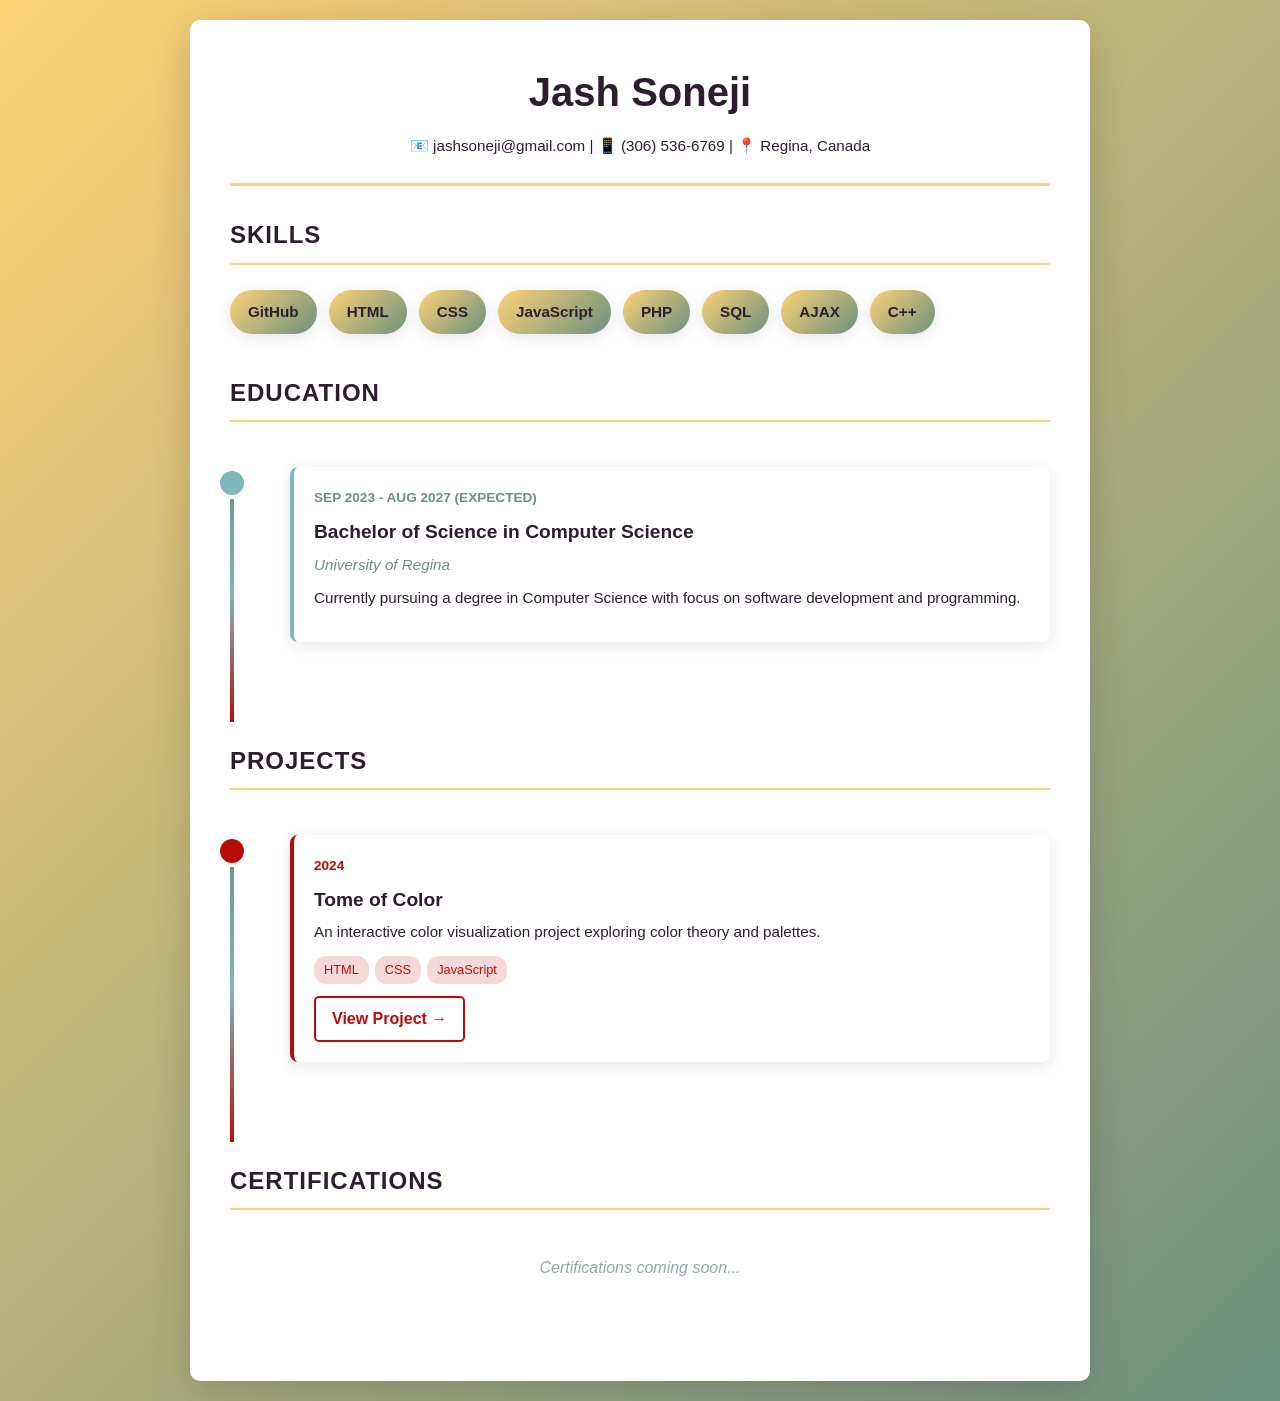
<file: index.html>
<!DOCTYPE html>
<html lang="en">
<head>
    <meta charset="UTF-8">
    <meta name="viewport" content="width=device-width, initial-scale=1.0">
    <title>Jash Soneji - Resume</title>
    <link rel="stylesheet" href="styles.css">
</head>
<body>
    <div class="container">
        <!-- Header Section -->
        <header>
            <h1>Jash Soneji</h1>
            <div class="contact-info">
                <p>📧 jashsoneji@gmail.com | 📱 (306) 536-6769 | 📍 Regina, Canada</p>
            </div>
        </header>

        <!-- Skills Section -->
        <section class="section">
            <h2>Skills</h2>
            <div class="skills">
                <div class="skill-item">GitHub</div>
                <div class="skill-item">HTML</div>
                <div class="skill-item">CSS</div>
                <div class="skill-item">JavaScript</div>
                <div class="skill-item">PHP</div>
                <div class="skill-item">SQL</div>
                <div class="skill-item">AJAX</div>
                <div class="skill-item">C++</div>
            </div>
        </section>

        <!-- Education Timeline Section -->
        <section class="section">
            <h2>Education</h2>
            
            <div class="timeline" id="timeline">
                <!-- Timeline items will be generated by JavaScript -->
            </div>
        </section>

        <!-- Projects Section -->
        <section class="section">
            <h2>Projects</h2>
            
            <div class="projects-timeline" id="projects-timeline">
                <!-- Project items will be generated by JavaScript -->
            </div>
            
            <p class="empty-placeholder" id="projects-placeholder">Projects coming soon...</p>
        </section>

        <!-- Certifications Section -->
        <section class="section">
            <h2>Certifications</h2>
            
            <div id="certifications">
                <!-- Certifications will be added here -->
            </div>
            
            <p class="empty-placeholder" id="certs-placeholder">Certifications coming soon...</p>
        </section>
    </div>

    <script src="script.js"></script>
</body>
</html>
</file>
<file: styles.css>
* {
    margin: 0;
    padding: 0;
    box-sizing: border-box;
}

body {
    font-family: 'Segoe UI', Tahoma, Geneva, Verdana, sans-serif;
    line-height: 1.6;
    color: #2D1E2F;
    background: linear-gradient(135deg, #FFD275 0%, #6B9080 100%);
    min-height: 100vh;
    padding: 20px;
}

.container {
    max-width: 900px;
    margin: 0 auto;
    background-color: white;
    padding: 40px;
    border-radius: 10px;
    box-shadow: 0 10px 40px rgba(45, 30, 47, 0.2);
}

/* Header Styles */
header {
    border-bottom: 3px solid #FFD275;
    padding-bottom: 20px;
    margin-bottom: 30px;
    text-align: center;
}

header h1 {
    font-size: 2.5em;
    color: #2D1E2F;
    margin-bottom: 10px;
    font-weight: 700;
}

.contact-info {
    color: #2D1E2F;
    font-size: 0.95em;
}

.contact-info p {
    margin: 5px 0;
}

.contact-info a {
    color: #6B9080;
    text-decoration: none;
    transition: color 0.3s;
}

.contact-info a:hover {
    color: #7FB7BE;
    text-decoration: underline;
}

/* Section Styles */
.section {
    margin-bottom: 40px;
}

.section h2 {
    font-size: 1.5em;
    color: #2D1E2F;
    border-bottom: 2px solid #FFD275;
    padding-bottom: 8px;
    margin-bottom: 25px;
    text-transform: uppercase;
    letter-spacing: 1px;
}

/* Skills Section */
.skills {
    display: flex;
    flex-wrap: wrap;
    gap: 12px;
}

.skill-item {
    background: linear-gradient(135deg, #FFD275 0%, #6B9080 100%);
    color: #2D1E2F;
    padding: 10px 18px;
    border-radius: 25px;
    font-size: 0.95em;
    font-weight: 600;
    box-shadow: 0 4px 15px rgba(45, 30, 47, 0.1);
    transition: transform 0.3s ease;
}

.skill-item:hover {
    transform: translateY(-3px);
    box-shadow: 0 6px 20px rgba(45, 30, 47, 0.2);
}

/* Vertical Timeline */
.timeline {
    position: relative;
    padding: 20px 0;
}

/* Vertical Timeline Line */
.timeline::before {
    content: '';
    position: absolute;
    left: 0;
    width: 4px;
    height: 100%;
    background: linear-gradient(180deg, #6B9080, #7FB7BE, #B80C09);
    z-index: 1;
}

/* Timeline Items Container */
.timeline-item {
    margin-bottom: 40px;
    position: relative;
    z-index: 2;
    padding-left: 60px;
}

/* Timeline Content Box */
.timeline-item-content {
    background: white;
    border-radius: 8px;
    padding: 20px;
    box-shadow: 0 4px 15px rgba(45, 30, 47, 0.1);
    transition: all 0.3s ease;
    border-left: 4px solid #7FB7BE;
}

.timeline-item:hover .timeline-item-content {
    transform: translateY(-5px);
    box-shadow: 0 8px 25px rgba(45, 30, 47, 0.2);
}

/* Timeline Dots */
.timeline-item::before {
    content: '';
    position: absolute;
    width: 24px;
    height: 24px;
    border-radius: 50%;
    left: -14px;
    top: 0;
    border: 4px solid white;
    background-color: #7FB7BE;
    z-index: 3;
    transition: all 0.3s ease;
}

.timeline-item:hover::before {
    width: 32px;
    height: 32px;
    left: -18px;
    top: -4px;
    filter: drop-shadow(0 0 8px rgba(45, 30, 47, 0.3));
}

/* Timeline Item Content */
.timeline-item-date {
    font-size: 0.85em;
    color: #6B9080;
    font-weight: 600;
    margin-bottom: 8px;
    text-transform: uppercase;
}

.timeline-item h3 {
    font-size: 1.2em;
    color: #2D1E2F;
    margin-bottom: 5px;
    font-weight: 700;
}

.timeline-item-subtitle {
    font-size: 0.95em;
    color: #6B9080;
    margin-bottom: 10px;
    font-style: italic;
}

.timeline-item-description {
    font-size: 0.95em;
    color: #2D1E2F;
    line-height: 1.5;
    margin-bottom: 12px;
}

/* Projects Timeline */
.projects-timeline {
    position: relative;
    padding: 20px 0;
}

.projects-timeline::before {
    content: '';
    position: absolute;
    left: 0;
    width: 4px;
    height: 100%;
    background: linear-gradient(180deg, #6B9080, #7FB7BE, #B80C09);
    z-index: 1;
}

.project-item {
    margin-bottom: 40px;
    position: relative;
    z-index: 2;
    padding-left: 60px;
}

.project-item-content {
    background: white;
    border-radius: 8px;
    padding: 20px;
    box-shadow: 0 4px 15px rgba(45, 30, 47, 0.1);
    transition: all 0.3s ease;
    border-left: 4px solid #B80C09;
}

.project-item:hover .project-item-content {
    transform: translateY(-5px);
    box-shadow: 0 8px 25px rgba(45, 30, 47, 0.2);
}

.project-item::before {
    content: '';
    position: absolute;
    width: 24px;
    height: 24px;
    border-radius: 50%;
    left: -14px;
    top: 0;
    border: 4px solid white;
    background-color: #B80C09;
    z-index: 3;
    transition: all 0.3s ease;
}

.project-item:hover::before {
    width: 32px;
    height: 32px;
    left: -18px;
    top: -4px;
    filter: drop-shadow(0 0 8px rgba(45, 30, 47, 0.3));
}

.project-item-date {
    font-size: 0.85em;
    color: #B80C09;
    font-weight: 600;
    margin-bottom: 8px;
    text-transform: uppercase;
}

.project-item h3 {
    font-size: 1.2em;
    color: #2D1E2F;
    margin-bottom: 5px;
    font-weight: 700;
}

.project-item-description {
    font-size: 0.95em;
    color: #2D1E2F;
    line-height: 1.5;
    margin-bottom: 12px;
}

.project-item-tags {
    display: flex;
    gap: 6px;
    flex-wrap: wrap;
}

.tag {
    background-color: #F5D9D9;
    color: #B80C09;
    padding: 4px 10px;
    border-radius: 12px;
    font-size: 0.8em;
    font-weight: 500;
}

.project-link {
    display: inline-block;
    margin-top: 12px;
    color: #B80C09;
    text-decoration: none;
    font-weight: 600;
    padding: 8px 16px;
    border: 2px solid #B80C09;
    border-radius: 5px;
    transition: all 0.3s ease;
}

.project-link:hover {
    background-color: #B80C09;
    color: white;
    transform: translateX(3px);
}

/* Certifications */
#certifications {
    position: relative;
    padding: 20px 0;
}

.cert-item {
    margin-bottom: 15px;
    padding-bottom: 15px;
    border-left: 4px solid #FFD275;
    padding-left: 15px;
}

.cert-item h4 {
    color: #2D1E2F;
    font-weight: 600;
    margin-bottom: 3px;
}

.cert-item p {
    color: #6B9080;
    font-size: 0.9em;
}

/* Empty Placeholder */
.empty-placeholder {
    color: #95a5a6;
    font-style: italic;
    padding: 20px;
    text-align: center;
}

/* Responsive Design */
@media (max-width: 768px) {
    .container {
        padding: 20px;
    }

    header h1 {
        font-size: 1.8em;
    }

    .skills {
        justify-content: center;
    }

    .timeline-item {
        padding-left: 60px;
    }

    .project-item {
        padding-left: 60px;
    }
}

@media print {
    body {
        background: white;
        padding: 0;
    }

    .container {
        box-shadow: none;
        border-radius: 0;
    }
}
</file>
